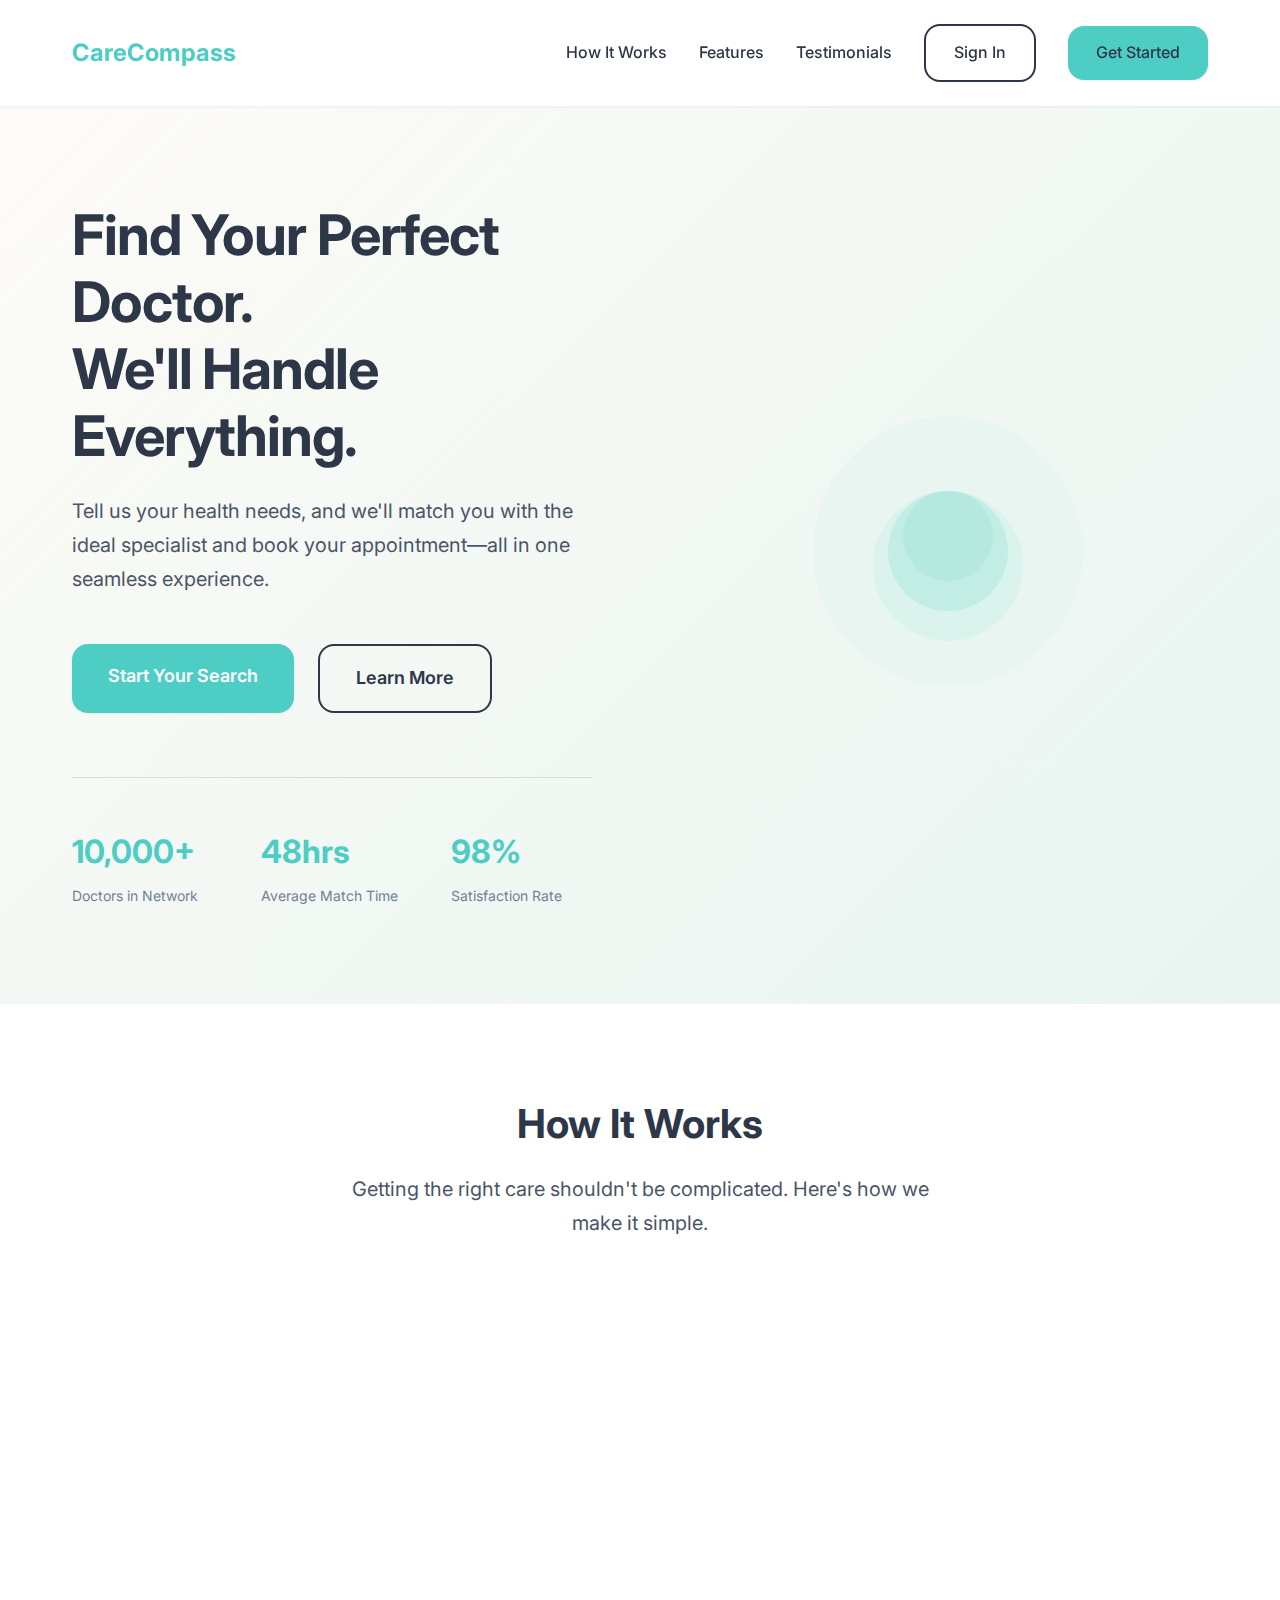
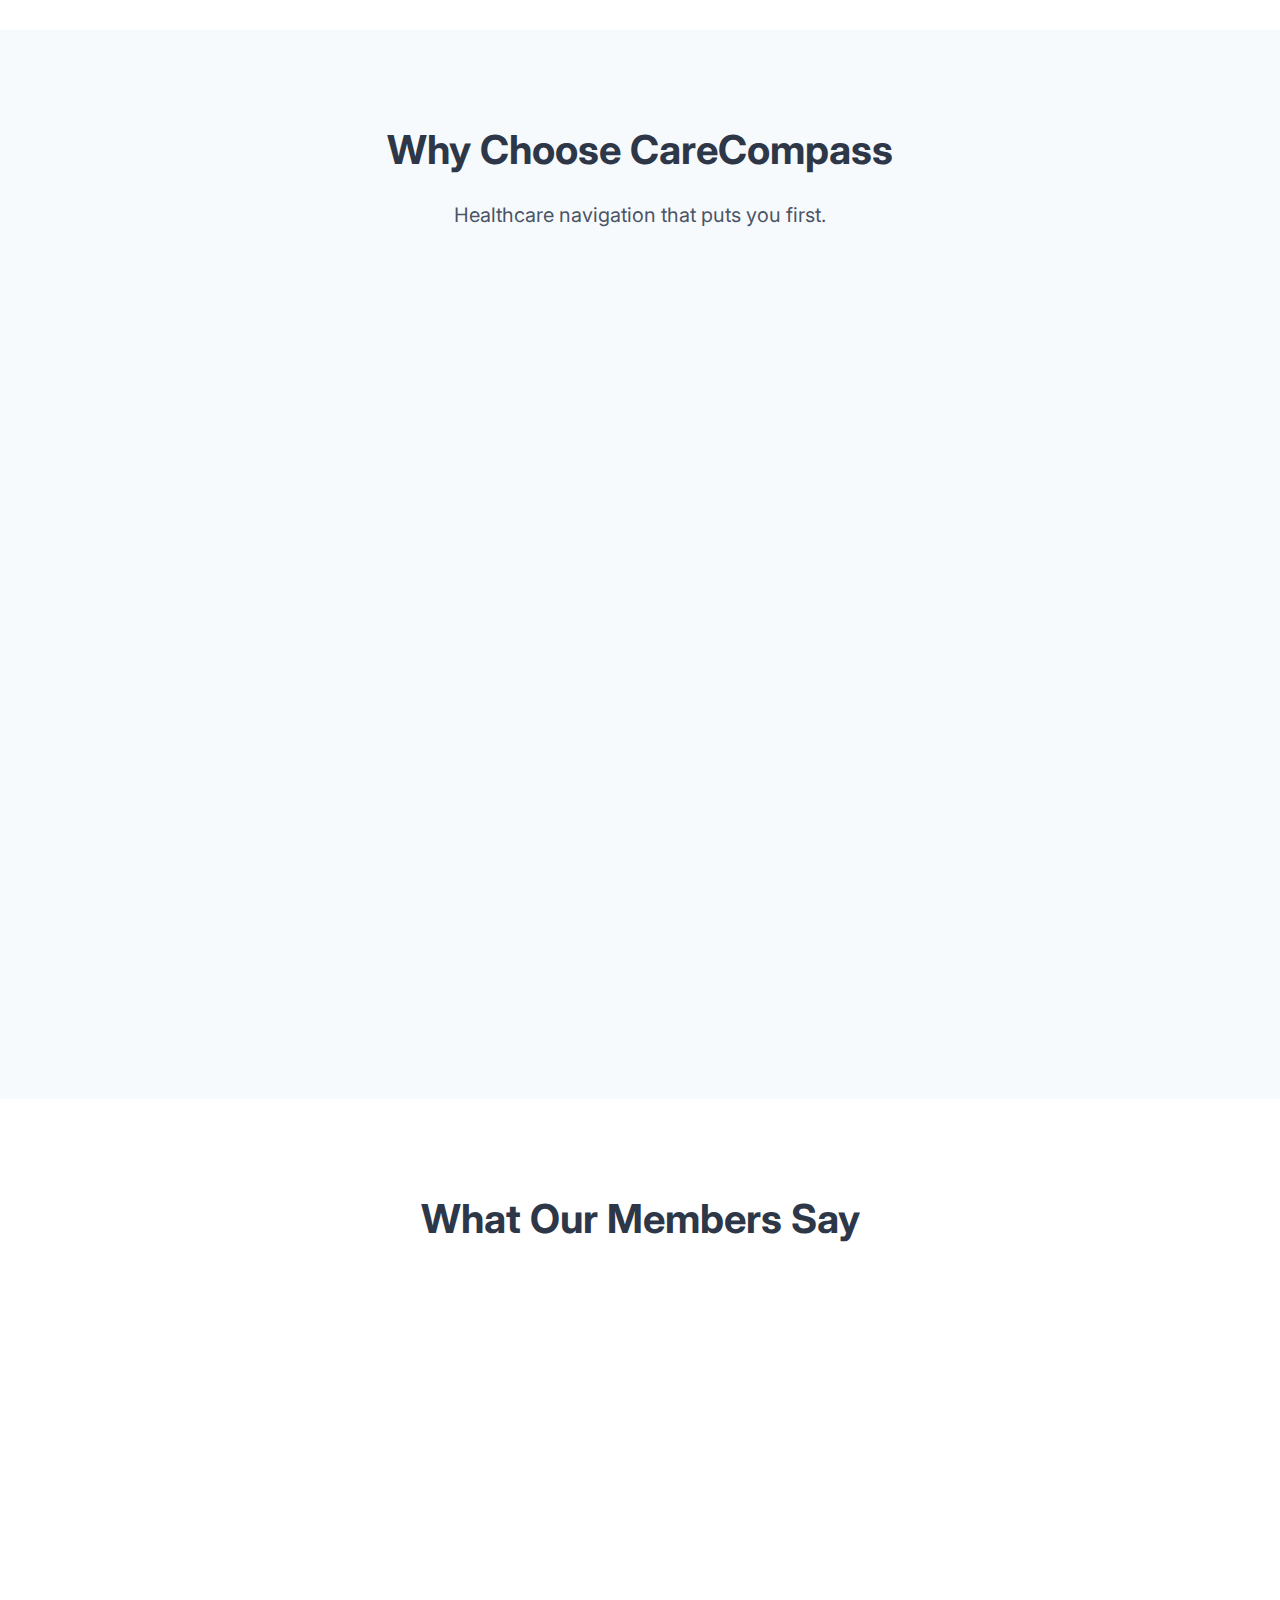
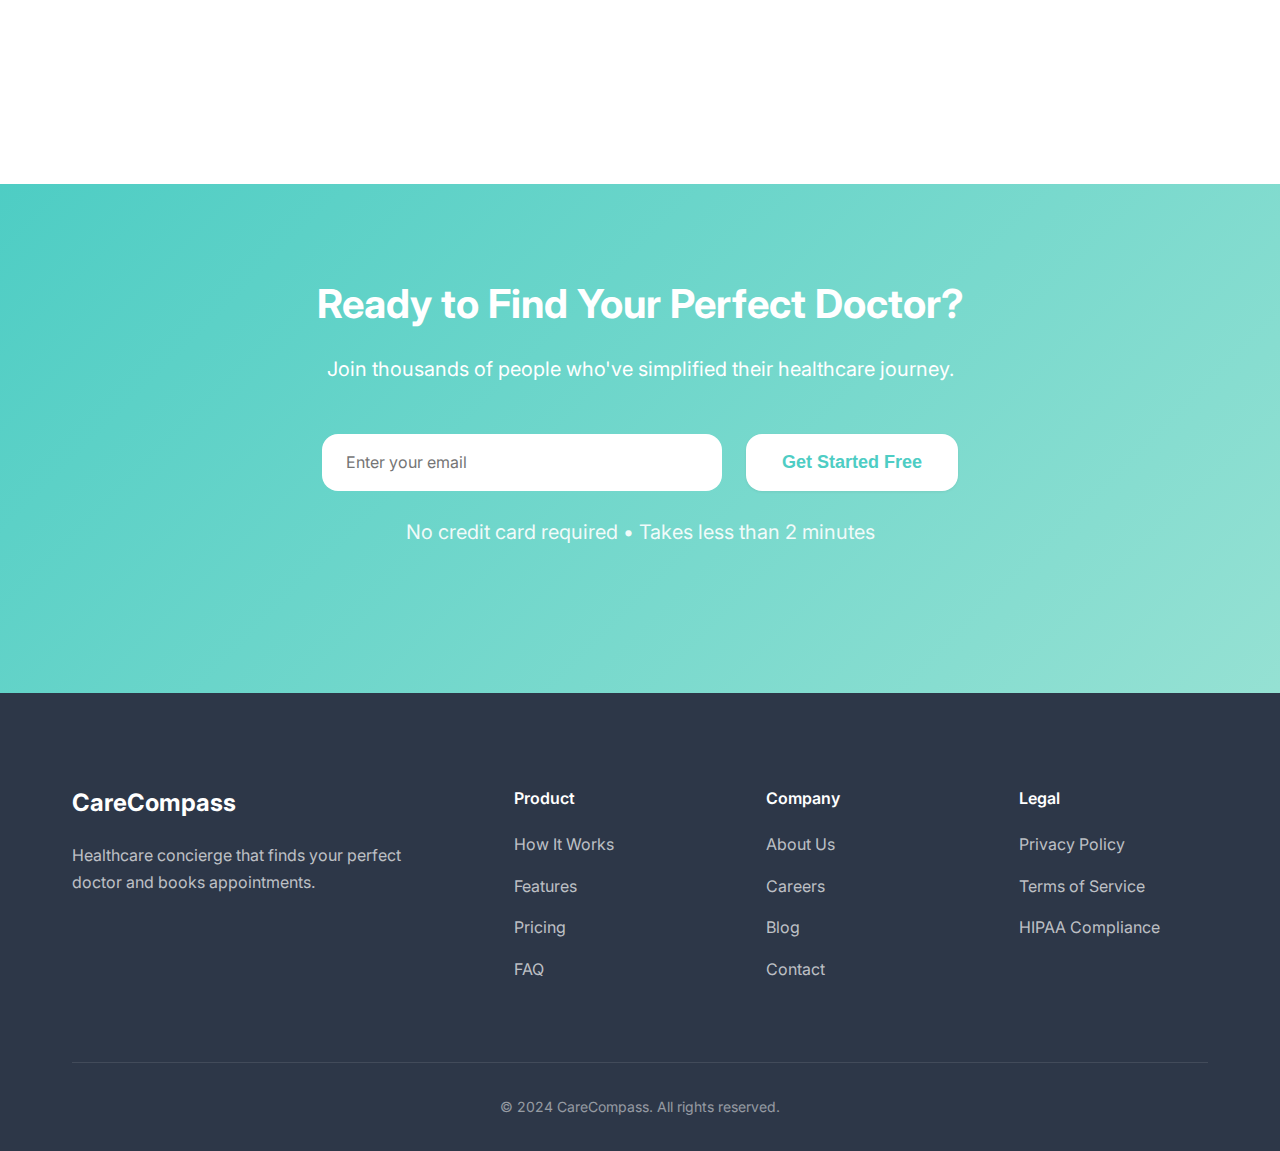
<file: index.html>
<!DOCTYPE html>
<html lang="en">
<head>
    <meta charset="UTF-8">
    <meta name="viewport" content="width=device-width, initial-scale=1.0">
    <title>CareCompass - Find Your Perfect Doctor</title>
    <meta name="description" content="We find the perfect doctor for your needs and book available appointments. Healthcare concierge made simple.">
    <link rel="stylesheet" href="styles.css">
    <link rel="preconnect" href="https://fonts.googleapis.com">
    <link rel="preconnect" href="https://fonts.gstatic.com" crossorigin>
    <link href="https://fonts.googleapis.com/css2?family=Inter:wght@300;400;500;600;700&display=swap" rel="stylesheet">
</head>
<body>
    <!-- Navigation -->
    <nav class="nav">
        <div class="container">
            <div class="nav-content">
                <a href="#" class="logo">CareCompass</a>

                <!-- Mobile Menu Toggle -->
                <button class="mobile-menu-toggle" aria-label="Toggle menu">
                    <span></span>
                    <span></span>
                    <span></span>
                </button>

                <div class="nav-links">
                    <a href="#how-it-works">How It Works</a>
                    <a href="#features">Features</a>
                    <a href="#testimonials">Testimonials</a>
                    <a href="dashboard.html" class="btn-secondary">Sign In</a>
                    <a href="#cta" class="btn-primary">Get Started</a>
                </div>
            </div>
        </div>
    </nav>

    <!-- Hero Section -->
    <section class="hero">
        <div class="container">
            <div class="hero-content">
                <div class="hero-text">
                    <h1>Find Your Perfect Doctor.<br>We'll Handle Everything.</h1>
                    <p class="hero-subtitle">Tell us your health needs, and we'll match you with the ideal specialist and book your appointment—all in one seamless experience.</p>
                    <div class="hero-cta">
                        <a href="#cta" class="btn-primary btn-large">Start Your Search</a>
                        <a href="#how-it-works" class="btn-secondary btn-large">Learn More</a>
                    </div>
                    <div class="hero-stats">
                        <div class="stat">
                            <div class="stat-number">10,000+</div>
                            <div class="stat-label">Doctors in Network</div>
                        </div>
                        <div class="stat">
                            <div class="stat-number">48hrs</div>
                            <div class="stat-label">Average Match Time</div>
                        </div>
                        <div class="stat">
                            <div class="stat-number">98%</div>
                            <div class="stat-label">Satisfaction Rate</div>
                        </div>
                    </div>
                </div>
                <div class="hero-image">
                    <div class="image-placeholder">
                        <svg viewBox="0 0 400 400" xmlns="http://www.w3.org/2000/svg">
                            <circle class="aura-bg" cx="200" cy="200" r="180" fill="#E8F5F1" />
                            <circle class="aura-inner" cx="200" cy="180" r="60" fill="#4ECDC4" opacity="0.3"/>
                            <circle class="aura-middle" cx="200" cy="200" r="80" fill="#95E1D3" opacity="0.5"/>
                            <circle class="aura-outer" cx="200" cy="220" r="100" fill="#C7F0E8" opacity="0.4"/>
                        </svg>
                    </div>
                </div>
            </div>
        </div>
    </section>

    <!-- How It Works Section -->
    <section id="how-it-works" class="how-it-works">
        <div class="container">
            <h2 class="section-title">How It Works</h2>
            <p class="section-subtitle">Getting the right care shouldn't be complicated. Here's how we make it simple.</p>

            <div class="steps">
                <div class="step">
                    <div class="step-icon" style="background: #E8F5F1;">
                        <svg width="40" height="40" viewBox="0 0 40 40" fill="none" xmlns="http://www.w3.org/2000/svg">
                            <path d="M20 5C11.72 5 5 11.72 5 20C5 28.28 11.72 35 20 35C28.28 35 35 28.28 35 20C35 11.72 28.28 5 20 5ZM20 10C22.76 10 25 12.24 25 15C25 17.76 22.76 20 20 20C17.24 20 15 17.76 15 15C15 12.24 17.24 10 20 10ZM20 31C16.67 31 13.02 29.39 10.84 26.74C13.07 24.81 16.4 23.5 20 23.5C23.6 23.5 26.93 24.81 29.16 26.74C26.98 29.39 23.33 31 20 31Z" fill="#4ECDC4"/>
                        </svg>
                    </div>
                    <h3>Tell Us Your Needs</h3>
                    <p>Share your symptoms, preferences, insurance, and what matters most to you in a doctor.</p>
                </div>

                <div class="step">
                    <div class="step-icon" style="background: #FFF4E8;">
                        <svg width="40" height="40" viewBox="0 0 40 40" fill="none" xmlns="http://www.w3.org/2000/svg">
                            <path d="M33 7H7C5.34 7 4 8.34 4 10V30C4 31.66 5.34 33 7 33H33C34.66 33 36 31.66 36 30V10C36 8.34 34.66 7 33 7ZM20 23.75L7 15V11.25L20 20L33 11.25V15L20 23.75Z" fill="#FFB366"/>
                        </svg>
                    </div>
                    <h3>We Find Your Match</h3>
                    <p>Our team researches and vets specialists who perfectly fit your unique requirements.</p>
                </div>

                <div class="step">
                    <div class="step-icon" style="background: #F3E8FF;">
                        <svg width="40" height="40" viewBox="0 0 40 40" fill="none" xmlns="http://www.w3.org/2000/svg">
                            <path d="M31 5H9C7.34 5 6.01 6.34 6.01 8L6 32C6 33.66 7.34 35 9 35H31C32.66 35 34 33.66 34 32V8C34 6.34 32.66 5 31 5ZM20 18C21.66 18 23 19.34 23 21C23 22.66 21.66 24 20 24C18.34 24 17 22.66 17 21C17 19.34 18.34 18 20 18ZM26 30H14V28.6C14 26.6 18 25.5 20 25.5C22 25.5 26 26.6 26 28.6V30Z" fill="#A78BFA"/>
                        </svg>
                    </div>
                    <h3>Book Your Appointment</h3>
                    <p>We handle scheduling, confirmations, and send you all the details you need.</p>
                </div>
            </div>
        </div>
    </section>

    <!-- Features Section -->
    <section id="features" class="features">
        <div class="container">
            <h2 class="section-title">Why Choose CareCompass</h2>
            <p class="section-subtitle">Healthcare navigation that puts you first.</p>

            <div class="features-grid">
                <div class="feature-card">
                    <div class="feature-icon">🎯</div>
                    <h3>Personalized Matching</h3>
                    <p>We consider your medical history, location, insurance, and personal preferences to find the perfect fit.</p>
                </div>

                <div class="feature-card">
                    <div class="feature-icon">⚡</div>
                    <h3>Fast Appointments</h3>
                    <p>Access to real-time availability means you get seen sooner, often within days instead of weeks.</p>
                </div>

                <div class="feature-card">
                    <div class="feature-icon">🔒</div>
                    <h3>Privacy First</h3>
                    <p>Your health information is encrypted and protected. We never share your data without consent.</p>
                </div>

                <div class="feature-card">
                    <div class="feature-icon">💼</div>
                    <h3>Insurance Verified</h3>
                    <p>We confirm coverage before booking so there are no surprise bills or unexpected costs.</p>
                </div>

                <div class="feature-card">
                    <div class="feature-icon">🌟</div>
                    <h3>Quality Vetted</h3>
                    <p>Every doctor in our network is thoroughly reviewed for credentials, ratings, and patient outcomes.</p>
                </div>

                <div class="feature-card">
                    <div class="feature-icon">📱</div>
                    <h3>Always Available</h3>
                    <p>Get support via text, email, or phone. We're here whenever you need healthcare guidance.</p>
                </div>
            </div>
        </div>
    </section>

    <!-- Testimonials Section -->
    <section id="testimonials" class="testimonials">
        <div class="container">
            <h2 class="section-title">What Our Members Say</h2>

            <div class="testimonials-grid">
                <div class="testimonial-card">
                    <div class="testimonial-content">
                        <p>"After moving to a new city, I had no idea where to start looking for a primary care doctor. CareCompass found me an amazing physician who takes my insurance and was available within a week. Game changer!"</p>
                    </div>
                    <div class="testimonial-author">
                        <div class="author-avatar" style="background: #E8F5F1;">SR</div>
                        <div class="author-info">
                            <div class="author-name">Sarah Rodriguez</div>
                            <div class="author-title">Software Engineer, Austin TX</div>
                        </div>
                    </div>
                </div>

                <div class="testimonial-card">
                    <div class="testimonial-content">
                        <p>"I needed a specialist for a rare condition and was getting overwhelmed with options. The CareCompass team did all the research, found a top-rated doctor, and even helped me prepare questions for my first visit."</p>
                    </div>
                    <div class="testimonial-author">
                        <div class="author-avatar" style="background: #FFF4E8;">MK</div>
                        <div class="author-info">
                            <div class="author-name">Michael Kim</div>
                            <div class="author-title">Teacher, Seattle WA</div>
                        </div>
                    </div>
                </div>

                <div class="testimonial-card">
                    <div class="testimonial-content">
                        <p>"As a parent, finding the right pediatrician was so important to me. They matched us with someone who's incredible with kids and shares our approach to healthcare. I can't imagine going back to the old way of searching."</p>
                    </div>
                    <div class="testimonial-author">
                        <div class="author-avatar" style="background: #F3E8FF;">JP</div>
                        <div class="author-info">
                            <div class="author-name">Jennifer Park</div>
                            <div class="author-title">Marketing Director, Boston MA</div>
                        </div>
                    </div>
                </div>
            </div>
        </div>
    </section>

    <!-- CTA Section -->
    <section id="cta" class="cta">
        <div class="container">
            <div class="cta-content">
                <h2>Ready to Find Your Perfect Doctor?</h2>
                <p>Join thousands of people who've simplified their healthcare journey.</p>
                <form class="cta-form">
                    <input type="email" placeholder="Enter your email" class="email-input" required>
                    <button type="submit" class="btn-primary btn-large">Get Started Free</button>
                </form>
                <p class="cta-note">No credit card required • Takes less than 2 minutes</p>
            </div>
        </div>
    </section>

    <!-- Footer -->
    <footer class="footer">
        <div class="container">
            <div class="footer-content">
                <div class="footer-section">
                    <h3 class="logo">CareCompass</h3>
                    <p>Healthcare concierge that finds your perfect doctor and books appointments.</p>
                </div>

                <div class="footer-section">
                    <h4>Product</h4>
                    <a href="#how-it-works">How It Works</a>
                    <a href="#features">Features</a>
                    <a href="#pricing">Pricing</a>
                    <a href="#faq">FAQ</a>
                </div>

                <div class="footer-section">
                    <h4>Company</h4>
                    <a href="#about">About Us</a>
                    <a href="#careers">Careers</a>
                    <a href="#blog">Blog</a>
                    <a href="#contact">Contact</a>
                </div>

                <div class="footer-section">
                    <h4>Legal</h4>
                    <a href="#privacy">Privacy Policy</a>
                    <a href="#terms">Terms of Service</a>
                    <a href="#hipaa">HIPAA Compliance</a>
                </div>
            </div>

            <div class="footer-bottom">
                <p>&copy; 2024 CareCompass. All rights reserved.</p>
            </div>
        </div>
    </footer>

    <script src="script.js"></script>
</body>
</html>
</file>
<file: styles.css>
/* ========================================
   RESET & BASE STYLES
   ======================================== */

* {
    margin: 0;
    padding: 0;
    box-sizing: border-box;
}

:root {
    /* Soft, modern color palette inspired by Headspace, Capsule, Tend */
    --color-primary: #4ECDC4;        /* Soft teal - primary brand */
    --color-primary-light: #95E1D3;  /* Light teal */
    --color-primary-pale: #E8F5F1;   /* Very pale teal */

    --color-accent: #FFB366;         /* Warm coral/orange */
    --color-accent-light: #FFF4E8;   /* Pale orange */

    --color-secondary: #A78BFA;      /* Soft purple */
    --color-secondary-light: #F3E8FF; /* Pale purple */

    --color-text-dark: #2D3748;      /* Charcoal */
    --color-text-medium: #4A5568;    /* Medium gray */
    --color-text-light: #718096;     /* Light gray */

    --color-bg-white: #FFFFFF;
    --color-bg-cream: #FDFBF7;
    --color-bg-light: #F7FAFC;

    /* Typography */
    --font-primary: 'Inter', -apple-system, BlinkMacSystemFont, 'Segoe UI', sans-serif;

    /* Spacing */
    --spacing-xs: 0.5rem;
    --spacing-sm: 1rem;
    --spacing-md: 1.5rem;
    --spacing-lg: 2rem;
    --spacing-xl: 3rem;
    --spacing-2xl: 4rem;
    --spacing-3xl: 6rem;

    /* Border radius - rounded for soft feel */
    --radius-sm: 0.5rem;
    --radius-md: 1rem;
    --radius-lg: 1.5rem;
    --radius-xl: 2rem;

    /* Shadows - soft and subtle */
    --shadow-sm: 0 1px 3px rgba(0, 0, 0, 0.06);
    --shadow-md: 0 4px 12px rgba(0, 0, 0, 0.08);
    --shadow-lg: 0 10px 30px rgba(0, 0, 0, 0.1);
}

body {
    font-family: var(--font-primary);
    font-size: 16px;
    line-height: 1.6;
    color: var(--color-text-dark);
    background-color: var(--color-bg-cream);
    -webkit-font-smoothing: antialiased;
    -moz-osx-font-smoothing: grayscale;
}

.container {
    max-width: 1200px;
    margin: 0 auto;
    padding: 0 var(--spacing-lg);
}

/* ========================================
   TYPOGRAPHY
   ======================================== */

h1, h2, h3, h4, h5, h6 {
    font-weight: 600;
    line-height: 1.2;
    color: var(--color-text-dark);
}

h1 {
    font-size: 3.5rem;
    font-weight: 700;
    letter-spacing: -0.02em;
}

h2 {
    font-size: 2.5rem;
    font-weight: 700;
}

h3 {
    font-size: 1.5rem;
    font-weight: 600;
}

p {
    font-size: 1.125rem;
    color: var(--color-text-medium);
    line-height: 1.7;
}

/* ========================================
   BUTTONS
   ======================================== */

.btn-primary,
.btn-secondary {
    display: inline-block;
    padding: 0.875rem 1.75rem;
    border-radius: var(--radius-md);
    font-weight: 600;
    font-size: 1rem;
    text-decoration: none;
    transition: all 0.3s ease;
    border: none;
    cursor: pointer;
}

.btn-primary {
    background: var(--color-primary);
    color: white;
    box-shadow: var(--shadow-sm);
}

.btn-primary:hover {
    background: #3dbdb5;
    transform: translateY(-2px);
    box-shadow: var(--shadow-md);
}

.btn-secondary {
    background: transparent;
    color: var(--color-text-dark);
    border: 2px solid var(--color-text-dark);
}

.btn-secondary:hover {
    background: var(--color-text-dark);
    color: white;
}

.btn-large {
    padding: 1.125rem 2.25rem;
    font-size: 1.125rem;
}

/* ========================================
   NAVIGATION
   ======================================== */

.nav {
    background: var(--color-bg-white);
    padding: var(--spacing-md) 0;
    box-shadow: var(--shadow-sm);
    position: sticky;
    top: 0;
    z-index: 100;
}

.nav-content {
    display: flex;
    justify-content: space-between;
    align-items: center;
}

.logo {
    font-size: 1.5rem;
    font-weight: 700;
    color: var(--color-primary);
    text-decoration: none;
    cursor: pointer;
    transition: opacity 0.3s ease;
}

.logo:hover {
    opacity: 0.8;
}

.nav-links {
    display: flex;
    gap: var(--spacing-lg);
    align-items: center;
}

.nav-links a {
    text-decoration: none;
    color: var(--color-text-dark);
    font-weight: 500;
    transition: color 0.3s ease;
}

.nav-links a:not(.btn-primary):hover {
    color: var(--color-primary);
}

/* Mobile Menu Toggle */
.mobile-menu-toggle {
    display: none;
    flex-direction: column;
    gap: 5px;
    background: none;
    border: none;
    cursor: pointer;
    padding: 0.5rem;
    z-index: 1001;
    -webkit-tap-highlight-color: transparent;
}

/* Mobile menu backdrop */
.nav-links::before {
    content: '';
    position: fixed;
    top: 0;
    left: 0;
    width: 100vw;
    height: 100vh;
    background: rgba(0, 0, 0, 0.5);
    opacity: 0;
    visibility: hidden;
    transition: opacity 0.3s ease, visibility 0.3s ease;
    z-index: -1;
}

@media (max-width: 768px) {
    .nav-links.active::before {
        opacity: 1;
        visibility: visible;
    }
}

.mobile-menu-toggle span {
    display: block;
    width: 25px;
    height: 3px;
    background: var(--color-text-dark);
    border-radius: 3px;
    transition: all 0.3s ease;
}

.mobile-menu-toggle.active span:nth-child(1) {
    transform: rotate(45deg) translate(8px, 8px);
}

.mobile-menu-toggle.active span:nth-child(2) {
    opacity: 0;
}

.mobile-menu-toggle.active span:nth-child(3) {
    transform: rotate(-45deg) translate(7px, -7px);
}

/* ========================================
   HERO SECTION
   ======================================== */

.hero {
    padding: var(--spacing-3xl) 0;
    background: linear-gradient(135deg, var(--color-bg-cream) 0%, var(--color-primary-pale) 100%);
}

.hero-content {
    display: grid;
    grid-template-columns: 1fr 1fr;
    gap: var(--spacing-3xl);
    align-items: center;
}

.hero-text h1 {
    margin-bottom: var(--spacing-md);
}

.hero-subtitle {
    font-size: 1.25rem;
    color: var(--color-text-medium);
    margin-bottom: var(--spacing-xl);
}

.hero-cta {
    display: flex;
    gap: var(--spacing-md);
    margin-bottom: var(--spacing-2xl);
}

.hero-stats {
    display: flex;
    gap: var(--spacing-xl);
    padding-top: var(--spacing-xl);
    border-top: 1px solid rgba(0, 0, 0, 0.1);
}

.stat {
    flex: 1;
}

.stat-number {
    font-size: 2rem;
    font-weight: 700;
    color: var(--color-primary);
}

.stat-label {
    font-size: 0.875rem;
    color: var(--color-text-light);
    margin-top: var(--spacing-xs);
}

.hero-image {
    display: flex;
    justify-content: center;
    align-items: center;
}

.image-placeholder svg {
    width: 100%;
    max-width: 400px;
    height: auto;
}

/* Soft, delicate aura animations - Extra pronounced */
@keyframes float-gentle {
    0%, 100% {
        transform: translateY(0) scale(1);
    }
    50% {
        transform: translateY(-25px) scale(1.1);
    }
}

@keyframes float-subtle {
    0%, 100% {
        transform: translateY(0) translateX(0) scale(1);
    }
    33% {
        transform: translateY(-20px) translateX(15px) scale(1.08);
    }
    66% {
        transform: translateY(15px) translateX(-15px) scale(0.95);
    }
}

@keyframes pulse-soft {
    0%, 100% {
        opacity: 0.15;
    }
    50% {
        opacity: 0.7;
    }
}

@keyframes pulse-medium {
    0%, 100% {
        opacity: 0.2;
    }
    50% {
        opacity: 0.8;
    }
}

@keyframes pulse-light {
    0%, 100% {
        opacity: 0.3;
    }
    50% {
        opacity: 0.9;
    }
}

/* Apply animations to each aura circle */
.aura-bg {
    animation: float-gentle 5s ease-in-out infinite;
    transform-origin: center;
}

.aura-inner {
    animation: float-subtle 4s ease-in-out infinite, pulse-soft 3.5s ease-in-out infinite;
    animation-delay: 0s, 0s;
    transform-origin: center;
}

.aura-middle {
    animation: float-gentle 6s ease-in-out infinite, pulse-light 4s ease-in-out infinite;
    animation-delay: 1s, 0.5s;
    transform-origin: center;
}

.aura-outer {
    animation: float-subtle 7s ease-in-out infinite, pulse-medium 5s ease-in-out infinite;
    animation-delay: 2s, 1s;
    transform-origin: center;
}

/* ========================================
   SECTION STYLES
   ======================================== */

.section-title {
    text-align: center;
    margin-bottom: var(--spacing-md);
}

.section-subtitle {
    text-align: center;
    font-size: 1.25rem;
    color: var(--color-text-medium);
    margin-bottom: var(--spacing-2xl);
    max-width: 600px;
    margin-left: auto;
    margin-right: auto;
}

/* ========================================
   HOW IT WORKS SECTION
   ======================================== */

.how-it-works {
    padding: var(--spacing-3xl) 0;
    background: var(--color-bg-white);
}

.steps {
    display: grid;
    grid-template-columns: repeat(3, 1fr);
    gap: var(--spacing-2xl);
    margin-top: var(--spacing-2xl);
}

.step {
    text-align: center;
}

.step-icon {
    width: 80px;
    height: 80px;
    border-radius: var(--radius-xl);
    display: flex;
    align-items: center;
    justify-content: center;
    margin: 0 auto var(--spacing-md);
}

.step h3 {
    margin-bottom: var(--spacing-sm);
}

.step p {
    font-size: 1rem;
    color: var(--color-text-medium);
}

/* ========================================
   FEATURES SECTION
   ======================================== */

.features {
    padding: var(--spacing-3xl) 0;
    background: var(--color-bg-light);
}

.features-grid {
    display: grid;
    grid-template-columns: repeat(3, 1fr);
    gap: var(--spacing-lg);
    margin-top: var(--spacing-2xl);
}

.feature-card {
    background: var(--color-bg-white);
    padding: var(--spacing-xl);
    border-radius: var(--radius-lg);
    box-shadow: var(--shadow-sm);
    transition: all 0.3s ease;
}

.feature-card:hover {
    transform: translateY(-4px);
    box-shadow: var(--shadow-lg);
}

.feature-icon {
    font-size: 2.5rem;
    margin-bottom: var(--spacing-md);
}

.feature-card h3 {
    margin-bottom: var(--spacing-sm);
    color: var(--color-text-dark);
}

.feature-card p {
    font-size: 1rem;
    color: var(--color-text-medium);
}

/* ========================================
   TESTIMONIALS SECTION
   ======================================== */

.testimonials {
    padding: var(--spacing-3xl) 0;
    background: var(--color-bg-white);
}

.testimonials-grid {
    display: grid;
    grid-template-columns: repeat(3, 1fr);
    gap: var(--spacing-lg);
    margin-top: var(--spacing-2xl);
}

.testimonial-card {
    background: var(--color-bg-cream);
    padding: var(--spacing-xl);
    border-radius: var(--radius-lg);
    box-shadow: var(--shadow-sm);
}

.testimonial-content {
    margin-bottom: var(--spacing-lg);
}

.testimonial-content p {
    font-size: 1rem;
    color: var(--color-text-medium);
    font-style: italic;
    line-height: 1.6;
}

.testimonial-author {
    display: flex;
    gap: var(--spacing-md);
    align-items: center;
}

.author-avatar {
    width: 48px;
    height: 48px;
    border-radius: 50%;
    display: flex;
    align-items: center;
    justify-content: center;
    font-weight: 600;
    color: var(--color-primary);
    font-size: 1.125rem;
}

.author-name {
    font-weight: 600;
    color: var(--color-text-dark);
}

.author-title {
    font-size: 0.875rem;
    color: var(--color-text-light);
}

/* ========================================
   CTA SECTION
   ======================================== */

.cta {
    padding: var(--spacing-3xl) 0;
    background: linear-gradient(135deg, var(--color-primary) 0%, var(--color-primary-light) 100%);
}

.cta-content {
    text-align: center;
    max-width: 700px;
    margin: 0 auto;
}

.cta-content h2 {
    color: white;
    margin-bottom: var(--spacing-md);
}

.cta-content p {
    color: white;
    font-size: 1.25rem;
    margin-bottom: var(--spacing-xl);
}

.cta-form {
    display: flex;
    gap: var(--spacing-md);
    justify-content: center;
    margin-bottom: var(--spacing-md);
}

.email-input {
    flex: 1;
    max-width: 400px;
    padding: 1.125rem 1.5rem;
    border-radius: var(--radius-md);
    border: none;
    font-size: 1rem;
    font-family: var(--font-primary);
}

.email-input:focus {
    outline: none;
    box-shadow: 0 0 0 3px rgba(255, 255, 255, 0.3);
}

.cta-form .btn-primary {
    background: white;
    color: var(--color-primary);
}

.cta-form .btn-primary:hover {
    background: var(--color-bg-cream);
}

.cta-note {
    color: white;
    font-size: 0.875rem;
    opacity: 0.9;
}

/* ========================================
   FOOTER
   ======================================== */

.footer {
    background: var(--color-text-dark);
    color: white;
    padding: var(--spacing-3xl) 0 var(--spacing-lg);
}

.footer-content {
    display: grid;
    grid-template-columns: 2fr 1fr 1fr 1fr;
    gap: var(--spacing-2xl);
    margin-bottom: var(--spacing-2xl);
}

.footer-section h3,
.footer-section h4 {
    color: white;
    margin-bottom: var(--spacing-md);
}

.footer-section p {
    color: rgba(255, 255, 255, 0.7);
    font-size: 1rem;
}

.footer-section a {
    display: block;
    color: rgba(255, 255, 255, 0.7);
    text-decoration: none;
    margin-bottom: var(--spacing-sm);
    transition: color 0.3s ease;
}

.footer-section a:hover {
    color: white;
}

.footer-bottom {
    padding-top: var(--spacing-lg);
    border-top: 1px solid rgba(255, 255, 255, 0.1);
    text-align: center;
}

.footer-bottom p {
    color: rgba(255, 255, 255, 0.5);
    font-size: 0.875rem;
}

/* ========================================
   RESPONSIVE DESIGN
   ======================================== */

@media (max-width: 1024px) {
    h1 {
        font-size: 2.5rem;
    }

    h2 {
        font-size: 2rem;
    }

    .hero-content {
        gap: var(--spacing-2xl);
    }

    .features-grid,
    .testimonials-grid {
        grid-template-columns: repeat(2, 1fr);
    }
}

@media (max-width: 768px) {
    h1 {
        font-size: 2rem;
    }

    h2 {
        font-size: 1.75rem;
    }

    /* Show mobile menu toggle */
    .mobile-menu-toggle {
        display: flex;
    }

    /* Mobile menu overlay */
    .nav-links {
        position: fixed;
        top: 0;
        right: -100%;
        width: 80%;
        max-width: 300px;
        height: 100vh;
        background: white;
        flex-direction: column;
        justify-content: flex-start;
        align-items: stretch;
        padding: 5rem 2rem 2rem;
        gap: 0;
        box-shadow: -2px 0 20px rgba(0, 0, 0, 0.1);
        transition: right 0.3s ease;
        z-index: 1000;
    }

    .nav-links.active {
        right: 0;
    }

    .nav-links a {
        padding: 1rem 0;
        border-bottom: 1px solid var(--color-bg-light);
        text-align: left;
        font-size: 1.125rem;
        width: 100%;
    }

    .nav-links a.btn-primary,
    .nav-links a.btn-secondary {
        margin-top: 1rem;
        text-align: center;
        border: none;
        border-radius: var(--radius-md);
        padding: 1rem 1.5rem;
        min-height: 48px;
    }

    .nav-links a.btn-secondary {
        background: var(--color-bg-light);
        color: var(--color-text-dark);
    }

    .hero-content {
        grid-template-columns: 1fr;
        text-align: center;
    }

    .hero-image {
        order: -1;
    }

    .hero-cta {
        flex-direction: column;
        align-items: center;
    }

    .hero-stats {
        flex-direction: column;
        gap: var(--spacing-md);
    }

    .steps {
        grid-template-columns: 1fr;
    }

    .features-grid,
    .testimonials-grid {
        grid-template-columns: 1fr;
    }

    .cta-form {
        flex-direction: column;
    }

    .email-input {
        max-width: 100%;
    }

    .footer-content {
        grid-template-columns: 1fr;
        gap: var(--spacing-xl);
    }

    /* Better touch targets for mobile */
    .btn-primary,
    .btn-secondary {
        min-height: 48px;
        padding: 0.875rem 1.75rem;
        font-size: 1rem;
    }

    .btn-large {
        min-height: 56px;
        padding: 1.125rem 2rem;
        font-size: 1.125rem;
    }

    /* Improve spacing on mobile */
    .hero {
        padding: var(--spacing-2xl) 0;
    }

    section {
        padding: var(--spacing-2xl) 0;
    }

    .section-title {
        margin-bottom: var(--spacing-lg);
    }
}

@media (max-width: 480px) {
    .container {
        padding: 0 var(--spacing-md);
    }

    h1 {
        font-size: 1.75rem;
    }

    .btn-large {
        padding: 1rem 1.5rem;
        font-size: 1rem;
    }

    .hero,
    .how-it-works,
    .features,
    .testimonials,
    .cta {
        padding: var(--spacing-2xl) 0;
    }
}
</file>
